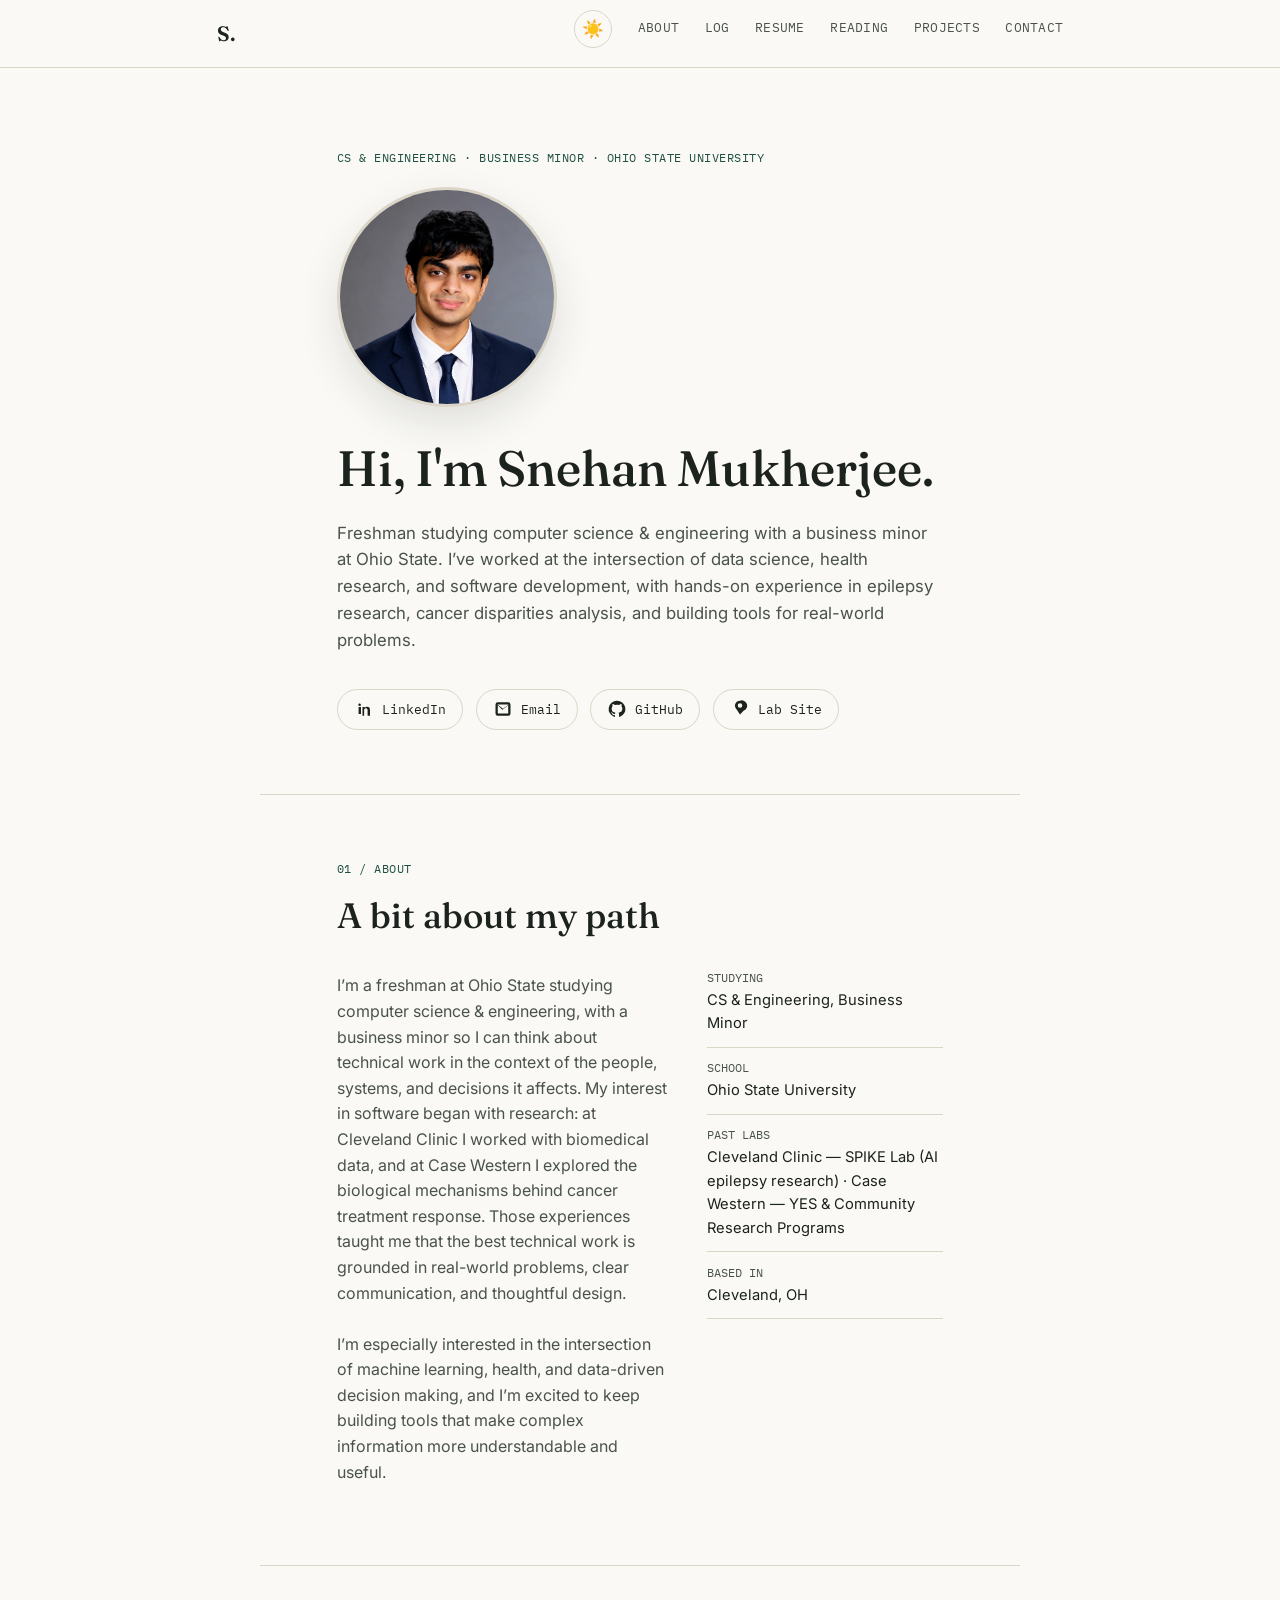
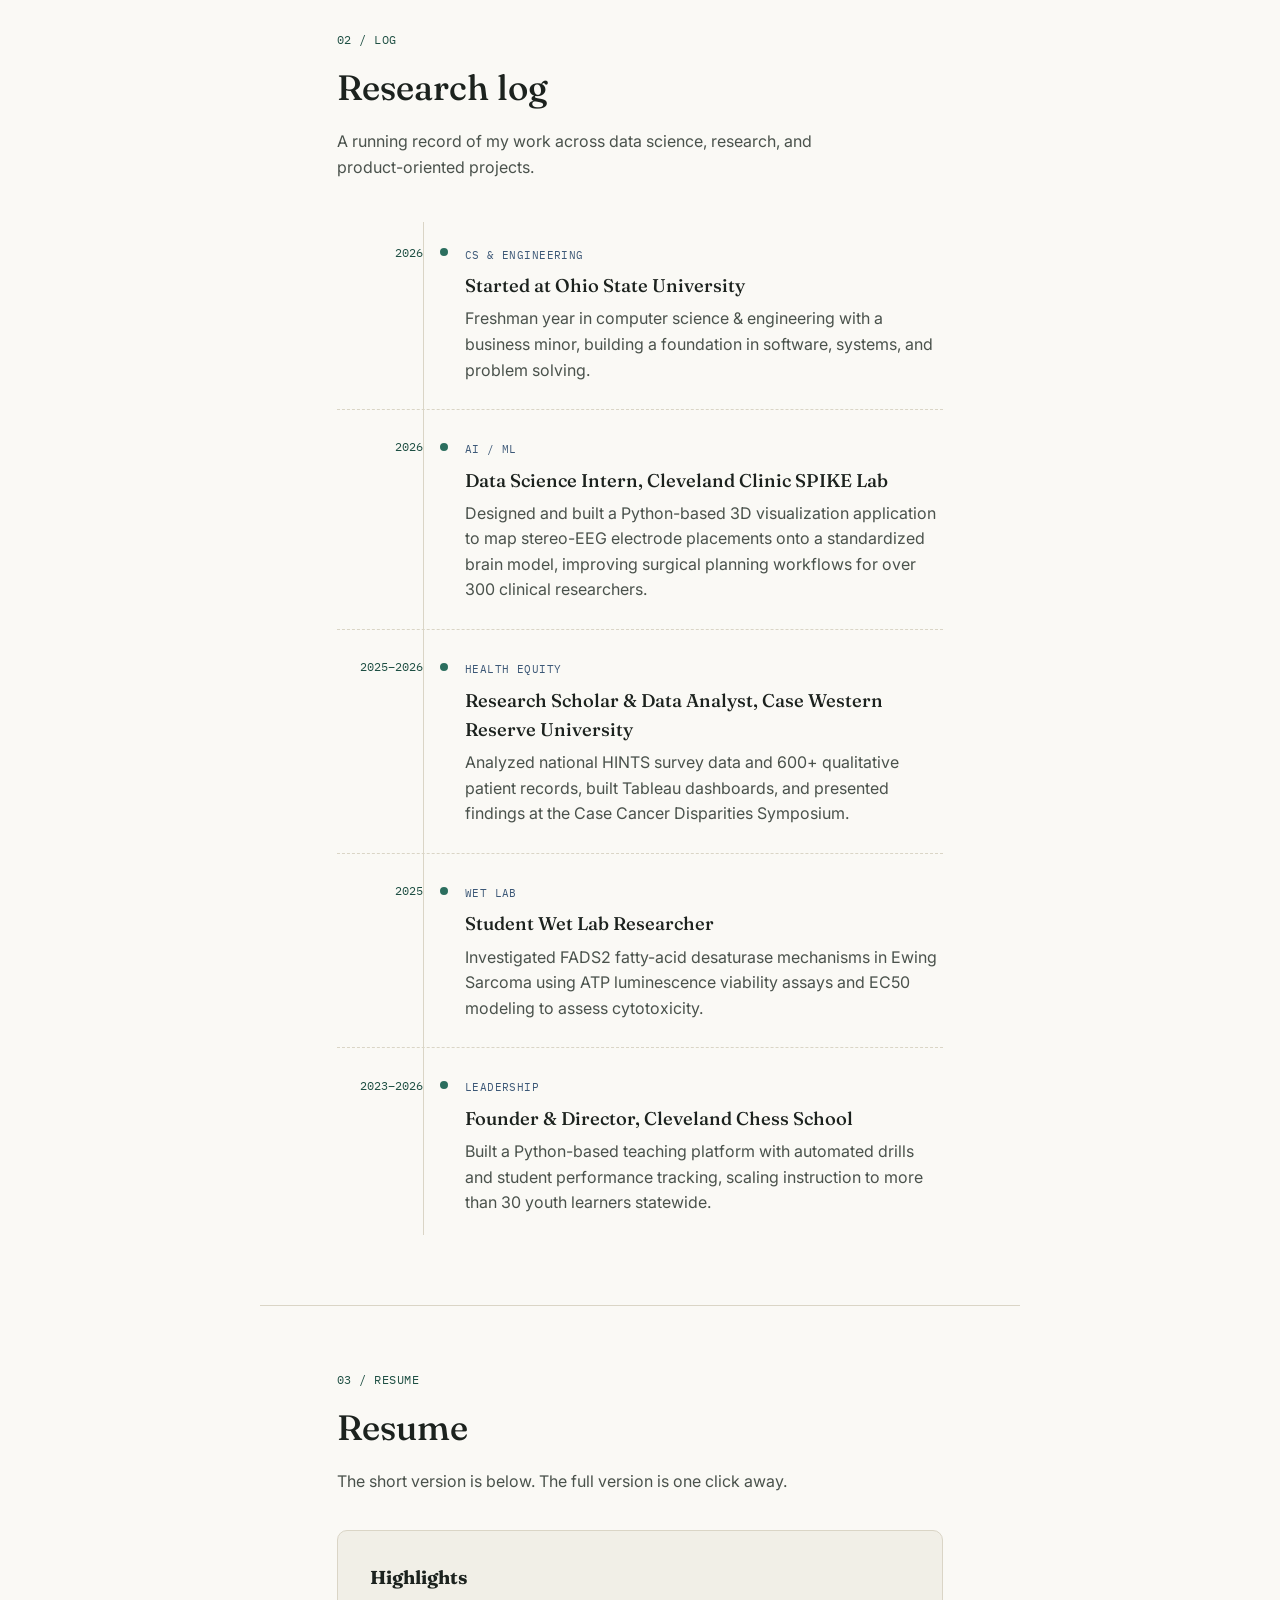
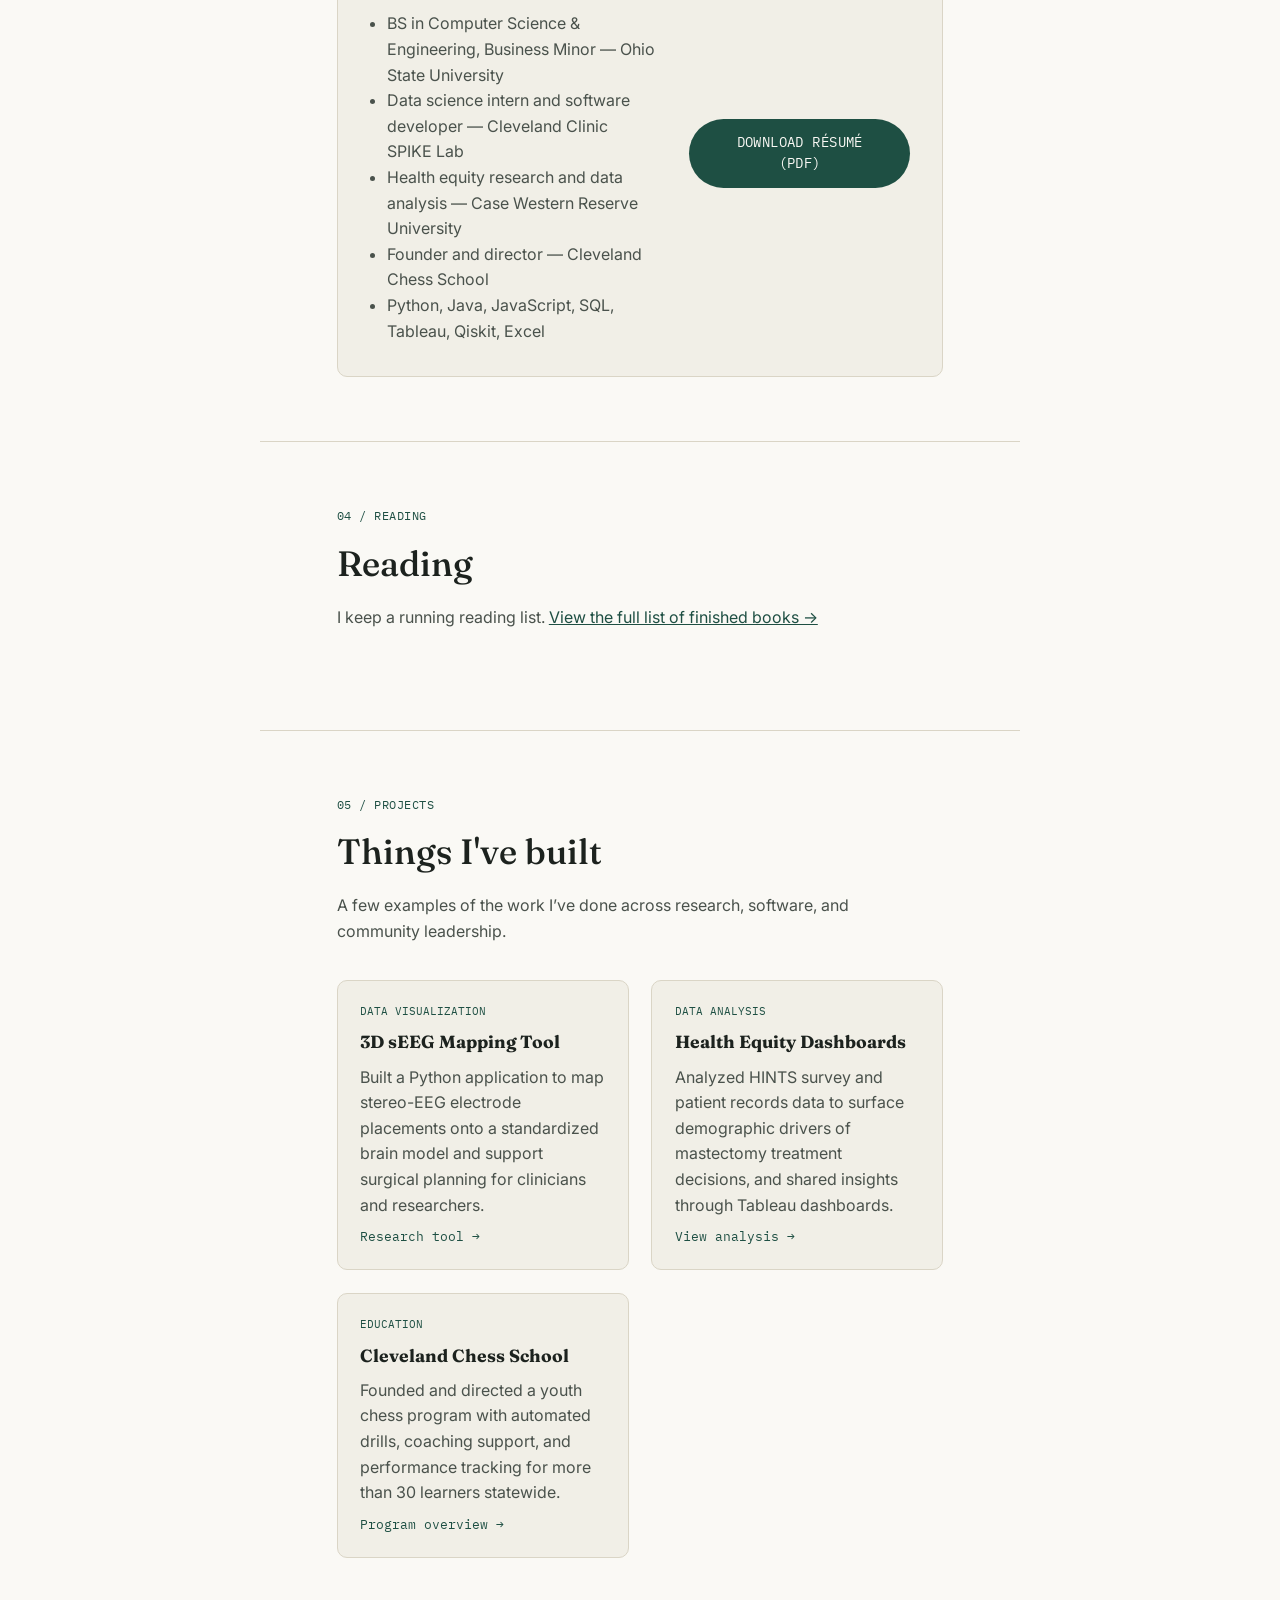
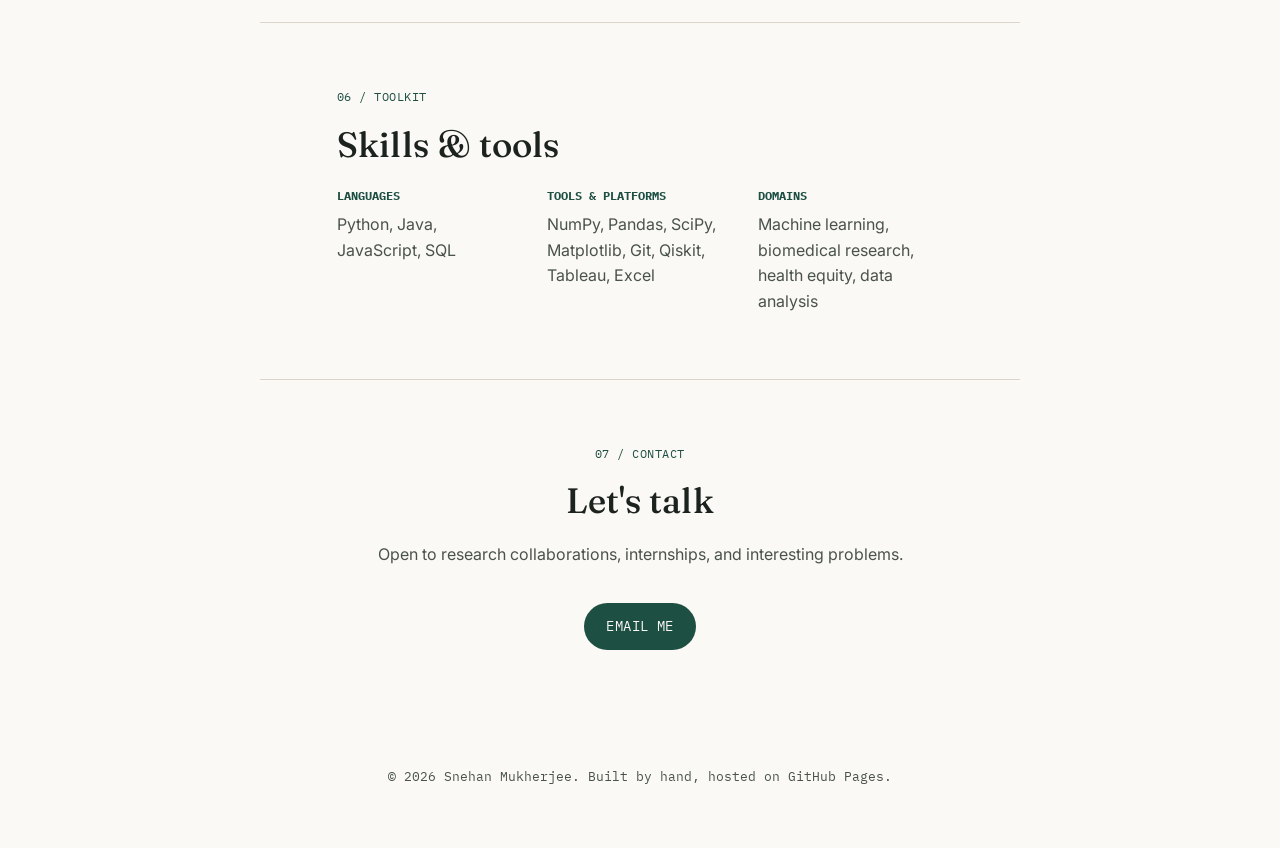
<file: index.html>
<!DOCTYPE html>
<html lang="en">
<head>
<meta charset="UTF-8">
<meta name="viewport" content="width=device-width, initial-scale=1.0">
<title>Snehan Mukherjee — CS &amp; Engineering</title>
<meta name="description" content="Personal site of Snehan Mukherjee — computer science &amp; engineering, business minor, Ohio State University.">
<link rel="preconnect" href="https://fonts.googleapis.com">
<link rel="preconnect" href="https://fonts.gstatic.com" crossorigin>
<link href="https://fonts.googleapis.com/css2?family=Fraunces:opsz,wght@9..144,400;9..144,500;9..144,600&family=Inter:wght@400;500;600&family=IBM+Plex+Mono:wght@400;500&display=swap" rel="stylesheet">
<link rel="stylesheet" href="style.css">
</head>
<body>

<a class="skip-link" href="#main">Skip to content</a>

<header class="site-header">
  <nav class="nav" aria-label="Primary">
    <a class="nav__mark" href="#top">S.</a>
    <button class="nav__toggle" id="navToggle" aria-expanded="false" aria-controls="navList">
      <span></span><span></span><span></span>
    </button>
    <ul class="nav__list" id="navList">
      <li class="nav__item nav__item--theme">
        <button class="theme-toggle" id="themeToggle" aria-label="Toggle dark mode" aria-pressed="false">
          <span class="icon icon--sun" aria-hidden="true">☀️</span>
          <span class="icon icon--moon" aria-hidden="true">🌙</span>
        </button>
      </li>
      <li><a href="#about">About</a></li>
      <li><a href="#log">Log</a></li>
      <li><a href="#resume">Resume</a></li>
      <li><a href="reading.html">Reading</a></li>
      <li><a href="#projects">Projects</a></li>
      <li><a href="#contact">Contact</a></li>
    </ul>
  </nav>
</header>

<main id="main">

  <!-- HERO -->
  <section class="hero" id="top">
    <p class="eyebrow">CS &amp; Engineering · Business Minor · Ohio State University</p>
    <div class="hero__media">
      <img class="hero__photo" src="profile.jpg" alt="Portrait of Snehan Mukherjee">
    </div>
    <h1 class="hero__title">Hi, I'm Snehan Mukherjee.</h1>
    <p class="hero__sub">
      Freshman studying computer science &amp; engineering with a business minor at Ohio State.
      I’ve worked at the intersection of data science, health research, and software development, with
      hands-on experience in epilepsy research, cancer disparities analysis, and building tools for real-world problems.
    </p>

    <ul class="social-row" aria-label="Social links">
      <li>
        <a href="https://www.linkedin.com/in/snehan-mukherjee-498542282" target="_blank" rel="noopener">
          <svg viewBox="0 0 24 24" width="20" height="20" aria-hidden="true"><path fill="currentColor" d="M6.94 8.5A1.56 1.56 0 1 1 6.94 5.4a1.56 1.56 0 0 1 0 3.1ZM5.5 9.7h2.88v8.3H5.5V9.7Zm4.7 0h2.76v1.13h.04c.38-.73 1.33-1.5 2.74-1.5 2.93 0 3.47 1.93 3.47 4.45v6.22h-2.88v-5.84c0-1.39-.03-3.18-1.94-3.18-1.94 0-2.24 1.51-2.24 3.07v5.95H10.2V9.7Z"/></svg>
          <span>LinkedIn</span>
        </a>
      </li>
      <li>
        <a href="mailto:mukherjee.268@osu.edu">
          <svg viewBox="0 0 24 24" width="20" height="20" aria-hidden="true"><path fill="currentColor" d="M3 6.75A2.75 2.75 0 0 1 5.75 4h12.5A2.75 2.75 0 0 1 21 6.75v10.5A2.75 2.75 0 0 1 18.25 20H5.75A2.75 2.75 0 0 1 3 17.25V6.75Zm2.2-.25 6.8 5.32 6.8-5.32H5.2Zm13.05 1.02-6.53 5.1a.75.75 0 0 1-.9 0L5.75 7.52v9.73h12.5V7.52Z"/></svg>
          <span>Email</span>
        </a>
      </li>
      <li>
        <a href="https://github.com/SnehanMukherjee" target="_blank" rel="noopener">
          <svg viewBox="0 0 24 24" width="20" height="20" aria-hidden="true"><path fill="currentColor" d="M12 2a10 10 0 0 0-3.16 19.5c.5.09.68-.22.68-.48v-1.7c-2.78.6-3.37-1.34-3.37-1.34-.46-1.15-1.11-1.46-1.11-1.46-.9-.62.07-.61.07-.61 1 .07 1.53 1.02 1.53 1.02.9 1.54 2.34 1.1 2.91.84.09-.66.35-1.1.63-1.35-2.22-.25-4.56-1.11-4.56-4.95 0-1.09.39-1.99 1.03-2.69-.1-.25-.45-1.28.1-2.66 0 0 .84-.27 2.75 1.02a9.39 9.39 0 0 1 5 0c1.91-1.29 2.75-1.02 2.75-1.02.55 1.38.2 2.41.1 2.66.64.7 1.03 1.6 1.03 2.69 0 3.85-2.35 4.69-4.58 4.94.36.31.68.92.68 1.86v2.76c0 .26.18.58.69.48A10 10 0 0 0 12 2Z"/></svg>
          <span>GitHub</span>
        </a>
      </li>
      <li>
        <a href="https://spikelab-ccf.github.io/" target="_blank" rel="noopener">
          <svg viewBox="0 0 24 24" width="20" height="20" aria-hidden="true"><path fill="currentColor" d="M12 2a6 6 0 0 0-4.24 10.24L12 18.48l4.24-4.24A6 6 0 1 0 12 2Zm0 8.5A2.5 2.5 0 1 1 12 5a2.5 2.5 0 0 1 0 5.5Z"/></svg>
          <span>Lab Site</span>
        </a>
      </li>
    </ul>
  </section>

  <!-- ABOUT -->
  <section class="section" id="about">
    <p class="section__tag">01 / About</p>
    <h2 class="section__title">A bit about my path</h2>
    <div class="about__grid">
      <p class="about__text">
        I’m a freshman at Ohio State studying computer science &amp; engineering, with a business minor so I can
        think about technical work in the context of the people, systems, and decisions it affects. My interest in
        software began with research: at Cleveland Clinic I worked with biomedical data, and at Case Western I
        explored the biological mechanisms behind cancer treatment response. Those experiences taught me that the
        best technical work is grounded in real-world problems, clear communication, and thoughtful design.
        <br><br>
        I’m especially interested in the intersection of machine learning, health, and data-driven decision making,
        and I’m excited to keep building tools that make complex information more understandable and useful.
      </p>
      <ul class="about__facts">
        <li><span class="k">Studying</span><span class="v">CS &amp; Engineering, Business Minor</span></li>
        <li><span class="k">School</span><span class="v">Ohio State University</span></li>
        <li><span class="k">Past labs</span><span class="v">Cleveland Clinic — SPIKE Lab (AI epilepsy research) · Case Western — YES &amp; Community Research Programs</span></li>
        <li><span class="k">Based in</span><span class="v">Cleveland, OH</span></li>
      </ul>
    </div>
  </section>

  <!-- TIMELINE / LOG -->
  <section class="section section--log" id="log">
    <p class="section__tag">02 / Log</p>
    <h2 class="section__title">Research log</h2>
    <p class="section__lede">A running record of my work across data science, research, and product-oriented projects.</p>

    <ol class="log">
      <li class="log__entry">
        <span class="log__date">2026</span>
        <div class="log__body">
          <span class="log__tag">CS &amp; ENGINEERING</span>
          <h3>Started at Ohio State University</h3>
          <p>Freshman year in computer science &amp; engineering with a business minor, building a foundation in software, systems, and problem solving.</p>
        </div>
      </li>
      <li class="log__entry">
        <span class="log__date">2026</span>
        <div class="log__body">
          <span class="log__tag">AI / ML</span>
          <h3>Data Science Intern, Cleveland Clinic SPIKE Lab</h3>
          <p>Designed and built a Python-based 3D visualization application to map stereo-EEG electrode placements onto a standardized brain model, improving surgical planning workflows for over 300 clinical researchers.</p>
        </div>
      </li>
      <li class="log__entry">
        <span class="log__date">2025–2026</span>
        <div class="log__body">
          <span class="log__tag">HEALTH EQUITY</span>
          <h3>Research Scholar &amp; Data Analyst, Case Western Reserve University</h3>
          <p>Analyzed national HINTS survey data and 600+ qualitative patient records, built Tableau dashboards, and presented findings at the Case Cancer Disparities Symposium.</p>
        </div>
      </li>
      <li class="log__entry">
        <span class="log__date">2025</span>
        <div class="log__body">
          <span class="log__tag">WET LAB</span>
          <h3>Student Wet Lab Researcher</h3>
          <p>Investigated FADS2 fatty-acid desaturase mechanisms in Ewing Sarcoma using ATP luminescence viability assays and EC50 modeling to assess cytotoxicity.</p>
        </div>
      </li>
      <li class="log__entry">
        <span class="log__date">2023–2026</span>
        <div class="log__body">
          <span class="log__tag">LEADERSHIP</span>
          <h3>Founder &amp; Director, Cleveland Chess School</h3>
          <p>Built a Python-based teaching platform with automated drills and student performance tracking, scaling instruction to more than 30 youth learners statewide.</p>
        </div>
      </li>
    </ol>
  </section>

  <!-- RESUME -->
  <section class="section" id="resume">
    <p class="section__tag">03 / Resume</p>
    <h2 class="section__title">Resume</h2>
    <p class="section__lede">The short version is below. The full version is one click away.</p>

    <div class="resume__card">
      <div class="resume__col">
        <h3>Highlights</h3>
        <ul>
          <li>BS in Computer Science &amp; Engineering, Business Minor — Ohio State University</li>
          <li>Data science intern and software developer — Cleveland Clinic SPIKE Lab</li>
          <li>Health equity research and data analysis — Case Western Reserve University</li>
          <li>Founder and director — Cleveland Chess School</li>
          <li>Python, Java, JavaScript, SQL, Tableau, Qiskit, Excel</li>
        </ul>
      </div>
      <div class="resume__col resume__col--action">
        <a class="btn btn--primary" href="resume.pdf" download>Download résumé (PDF)</a>
      </div>
    </div>
  </section>

  <section class="section" id="reading-summary">
    <p class="section__tag">04 / Reading</p>
    <h2 class="section__title">Reading</h2>
    <p class="section__lede">I keep a running reading list. <a href="reading.html">View the full list of finished books →</a></p>
  </section>

  <!-- PROJECTS -->
  <section class="section" id="projects">
    <p class="section__tag">05 / Projects</p>
    <h2 class="section__title">Things I've built</h2>
    <p class="section__lede">A few examples of the work I’ve done across research, software, and community leadership.</p>

    <div class="projects__grid">
      <article class="project-card">
        <span class="project-card__tag">Data Visualization</span>
        <h3>3D sEEG Mapping Tool</h3>
        <p>Built a Python application to map stereo-EEG electrode placements onto a standardized brain model and support surgical planning for clinicians and researchers.</p>
        <a href="#" target="_blank" rel="noopener">Research tool →</a>
      </article>
      <article class="project-card">
        <span class="project-card__tag">Data Analysis</span>
        <h3>Health Equity Dashboards</h3>
        <p>Analyzed HINTS survey and patient records data to surface demographic drivers of mastectomy treatment decisions, and shared insights through Tableau dashboards.</p>
        <a href="#" target="_blank" rel="noopener">View analysis →</a>
      </article>
      <article class="project-card">
        <span class="project-card__tag">Education</span>
        <h3>Cleveland Chess School</h3>
        <p>Founded and directed a youth chess program with automated drills, coaching support, and performance tracking for more than 30 learners statewide.</p>
        <a href="#" target="_blank" rel="noopener">Program overview →</a>
      </article>
    </div>
  </section>

  <!-- SKILLS -->
  <section class="section" id="skills">
    <p class="section__tag">06 / Toolkit</p>
    <h2 class="section__title">Skills &amp; tools</h2>
    <div class="skills__grid">
      <div class="skills__group">
        <h3>Languages</h3>
        <p>Python, Java, JavaScript, SQL</p>
      </div>
      <div class="skills__group">
        <h3>Tools &amp; platforms</h3>
        <p>NumPy, Pandas, SciPy, Matplotlib, Git, Qiskit, Tableau, Excel</p>
      </div>
      <div class="skills__group">
        <h3>Domains</h3>
        <p>Machine learning, biomedical research, health equity, data analysis</p>
      </div>
    </div>
  </section>

  <!-- CONTACT -->
  <section class="section section--contact" id="contact">
    <p class="section__tag">07 / Contact</p>
    <h2 class="section__title">Let's talk</h2>
    <p class="section__lede">Open to research collaborations, internships, and interesting problems.</p>
    <a class="btn btn--primary" href="mailto:mukherjee.268@buckeyemail.osu.edu">Email me</a>
  </section>

</main>

<footer class="site-footer">
  <p>© <span id="year"></span> Snehan Mukherjee. Built by hand, hosted on GitHub Pages.</p>
</footer>

<script src="script.js"></script>
</body>
</html>
</file>
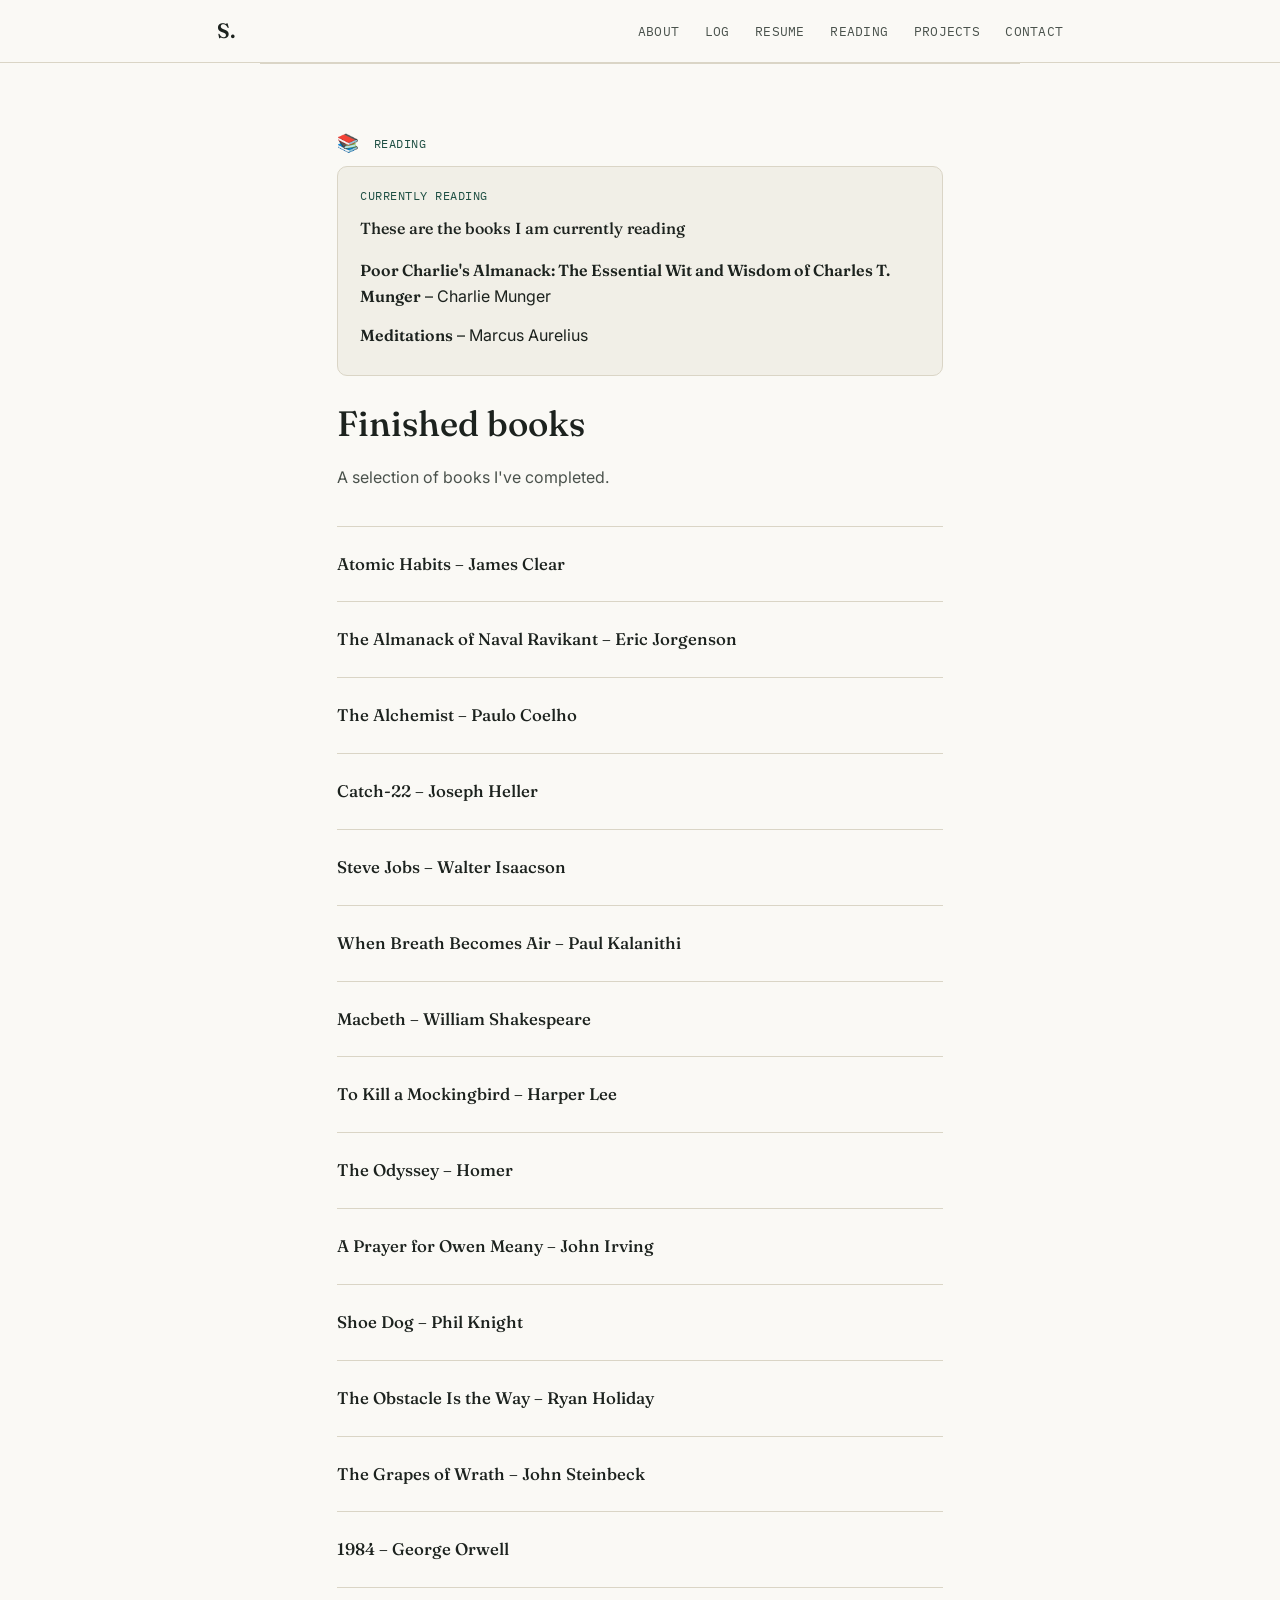
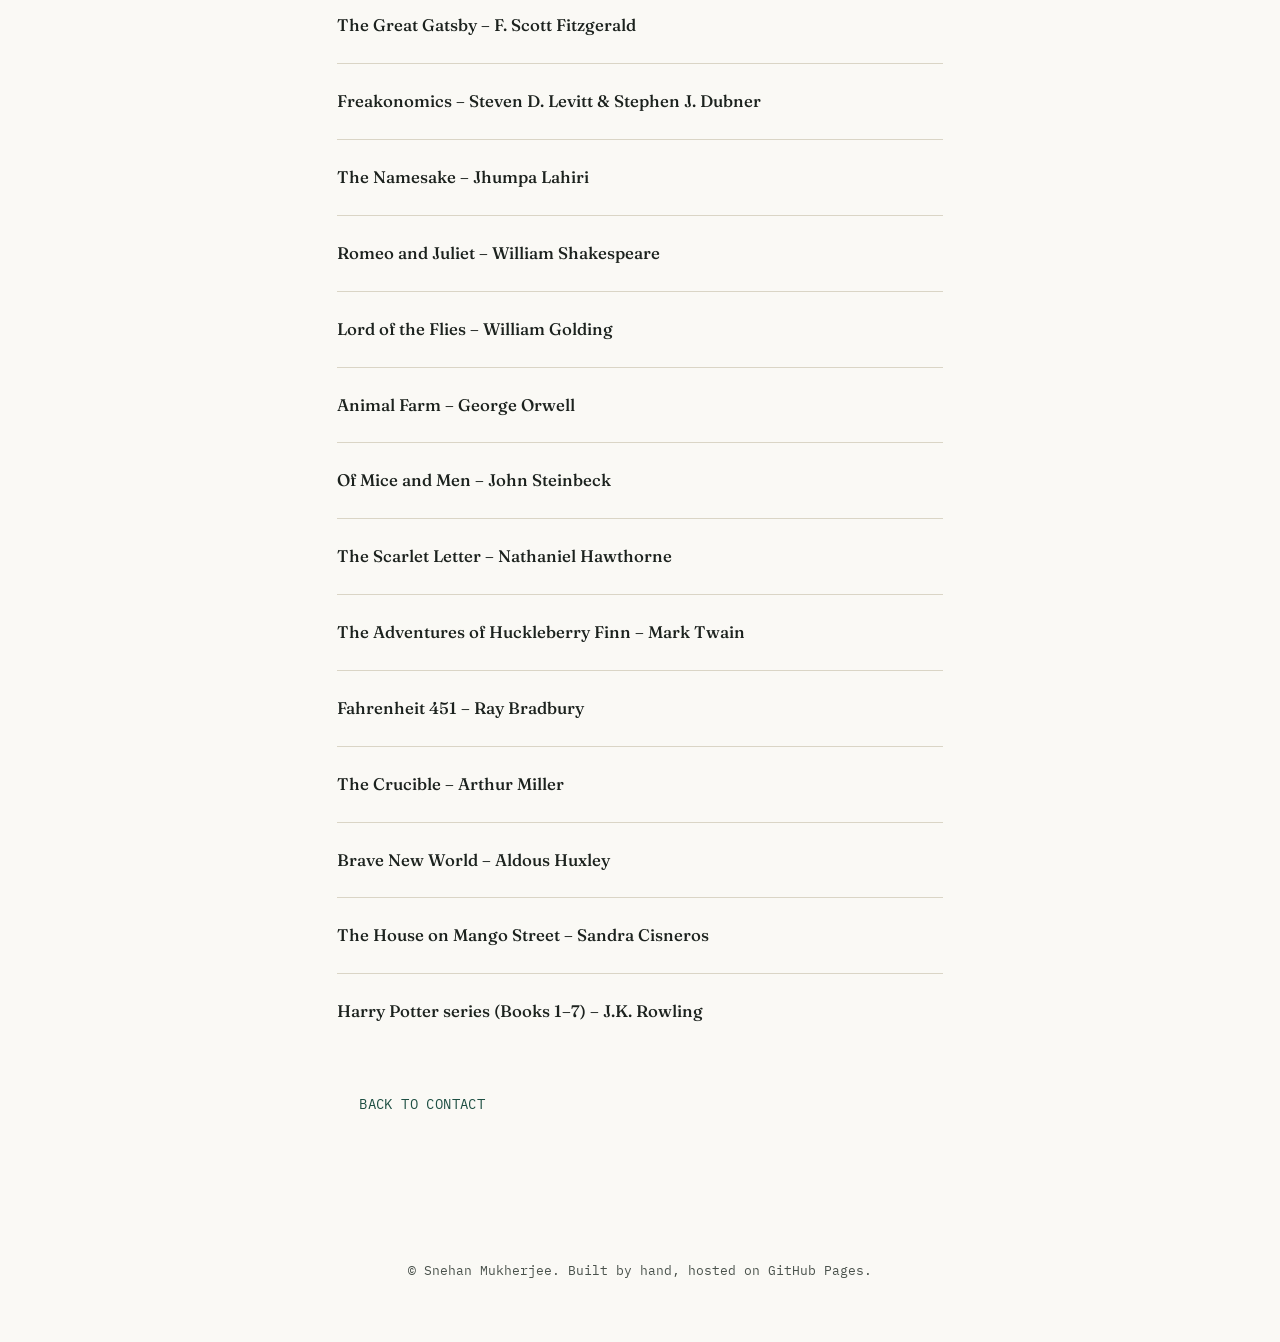
<file: reading.html>
<!DOCTYPE html>
<html lang="en">
<head>
<meta charset="UTF-8">
<meta name="viewport" content="width=device-width, initial-scale=1.0">
<title>Reading — Snehan Mukherjee</title>
<meta name="description" content="Finished books — Snehan Mukherjee">
<link rel="preconnect" href="https://fonts.googleapis.com">
<link rel="preconnect" href="https://fonts.gstatic.com" crossorigin>
<link href="https://fonts.googleapis.com/css2?family=Fraunces:opsz,wght@9..144,400;9..144,500;9..144,600&family=Inter:wght@400;500;600&family=IBM+Plex+Mono:wght@400;500&display=swap" rel="stylesheet">
<link rel="stylesheet" href="style.css">
</head>
<body>

<header class="site-header">
  <nav class="nav" aria-label="Primary">
    <a class="nav__mark" href="index.html#top">S.</a>
    <button class="nav__toggle" id="navToggle" aria-expanded="false" aria-controls="navList">
      <span></span><span></span><span></span>
    </button>
    <ul class="nav__list" id="navList">
      <li><a href="index.html#about">About</a></li>
      <li><a href="index.html#log">Log</a></li>
      <li><a href="index.html#resume">Resume</a></li>
      <li><a href="reading.html">Reading</a></li>
      <li><a href="index.html#projects">Projects</a></li>
      <li><a href="index.html#contact">Contact</a></li>
    </ul>
  </nav>
</header>

<main class="section" id="reading-page">
  <p class="section__tag"><span class="emoji" aria-hidden="true">📚</span> Reading</p>
  <section class="section--current" id="currently-reading">
    <div class="currently-card">
      <p class="section__tag">Currently reading</p>
      <h3 class="section__title">These are the books I am currently reading</h3>
      <ul class="current__list">
        <li class="reading__item"><strong>Poor Charlie's Almanack: The Essential Wit and Wisdom of Charles T. Munger</strong> – Charlie Munger</li>
        <li class="reading__item"><strong>Meditations</strong> – Marcus Aurelius</li>
      </ul>
    </div>
  </section>

  <h1 class="section__title">Finished books</h1>
  <p class="section__lede">A selection of books I've completed.</p>

  <ul class="reading__list">
    <li class="reading__item"><h3>Atomic Habits – James Clear</h3></li>
    <li class="reading__item"><h3>The Almanack of Naval Ravikant – Eric Jorgenson</h3></li>
    <li class="reading__item"><h3>The Alchemist – Paulo Coelho</h3></li>
    <li class="reading__item"><h3>Catch-22 – Joseph Heller</h3></li>
    <li class="reading__item"><h3>Steve Jobs – Walter Isaacson</h3></li>
    <li class="reading__item"><h3>When Breath Becomes Air – Paul Kalanithi</h3></li>
    <li class="reading__item"><h3>Macbeth – William Shakespeare</h3></li>
    <li class="reading__item"><h3>To Kill a Mockingbird – Harper Lee</h3></li>
    <li class="reading__item"><h3>The Odyssey – Homer</h3></li>
    <li class="reading__item"><h3>A Prayer for Owen Meany – John Irving</h3></li>
    <li class="reading__item"><h3>Shoe Dog – Phil Knight</h3></li>
    <li class="reading__item"><h3>The Obstacle Is the Way – Ryan Holiday</h3></li>
    <li class="reading__item"><h3>The Grapes of Wrath – John Steinbeck</h3></li>
    <li class="reading__item"><h3>1984 – George Orwell</h3></li>
    <li class="reading__item"><h3>The Great Gatsby – F. Scott Fitzgerald</h3></li>
    <li class="reading__item"><h3>Freakonomics – Steven D. Levitt &amp; Stephen J. Dubner</h3></li>
    <li class="reading__item"><h3>The Namesake – Jhumpa Lahiri</h3></li>
    <li class="reading__item"><h3>Romeo and Juliet – William Shakespeare</h3></li>
    <li class="reading__item"><h3>Lord of the Flies – William Golding</h3></li>
    <li class="reading__item"><h3>Animal Farm – George Orwell</h3></li>
    <li class="reading__item"><h3>Of Mice and Men – John Steinbeck</h3></li>
    <li class="reading__item"><h3>The Scarlet Letter – Nathaniel Hawthorne</h3></li>
    <li class="reading__item"><h3>The Adventures of Huckleberry Finn – Mark Twain</h3></li>
    <li class="reading__item"><h3>Fahrenheit 451 – Ray Bradbury</h3></li>
    <li class="reading__item"><h3>The Crucible – Arthur Miller</h3></li>
    <li class="reading__item"><h3>Brave New World – Aldous Huxley</h3></li>
    <li class="reading__item"><h3>The House on Mango Street – Sandra Cisneros</h3></li>
    <li class="reading__item"><h3>Harry Potter series (Books 1–7) – J.K. Rowling</h3></li>
  </ul>

  <p style="margin-top:2rem;"><a href="index.html#contact" class="btn">Back to contact</a></p>
</main>

<footer class="site-footer">
  <p>© <span id="year"></span> Snehan Mukherjee. Built by hand, hosted on GitHub Pages.</p>
</footer>

<script src="script.js"></script>
</body>
</html>
</file>
<file: style.css>
/* ===========================================================
   TOKENS
=========================================================== */
:root{
  --paper: #FAF9F5;
  --paper-dim: #F1EFE7;
  --ink: #1C221E;
  --ink-soft: #4A524C;
  --teal: #2B6E5E;
  --teal-deep: #1E4F43;
  --slate: #3C5877;
  --line: #DAD5C6;

  --display: "Fraunces", Georgia, serif;
  --body: "Inter", -apple-system, sans-serif;
  --mono: "IBM Plex Mono", ui-monospace, monospace;

  --max: 760px;
  --gutter: 6vw;
}

*{ box-sizing: border-box; }
html{ scroll-behavior: smooth; }

@media (prefers-reduced-motion: reduce){
  html{ scroll-behavior: auto; }
  *{ animation: none !important; transition: none !important; }
}

body{
  margin:0;
  background: var(--paper);
  color: var(--ink);
  font-family: var(--body);
  font-size: 16px;
  line-height: 1.6;
  -webkit-font-smoothing: antialiased;
}

.skip-link{
  position:absolute; left:-999px; top:0;
  background: var(--ink); color: var(--paper);
  padding: .6em 1em; z-index: 100;
}
.skip-link:focus{ left: 1em; top: 1em; }

a{ color: var(--teal-deep); }
:focus-visible{ outline: 2px solid var(--teal); outline-offset: 3px; }

em{ font-style: italic; color: var(--ink-soft); }

/* ===========================================================
   HEADER / NAV
=========================================================== */
.site-header{
  position: sticky; top:0; z-index: 50;
  background: rgba(250,249,245,.9);
  backdrop-filter: blur(6px);
  border-bottom: 1px solid var(--line);
}
.nav{
  max-width: 1000px; margin: 0 auto;
  display:flex; align-items:center; justify-content: space-between;
  padding: .9rem var(--gutter);
}
.nav__mark{
  font-family: var(--display); font-weight: 600; font-size: 1.3rem;
  color: var(--ink); text-decoration: none;
}
.nav__list{
  list-style: none; display:flex; gap: 1.6rem;
  margin:0; padding:0;
}
.nav__list a{
  font-family: var(--mono); font-size: .8rem; letter-spacing: .02em;
  text-decoration: none; color: var(--ink-soft);
  text-transform: uppercase;
}
.nav__list a:hover{ color: var(--teal-deep); }
.nav__toggle{
  display:none; flex-direction: column; gap: 4px;
  background:none; border:none; cursor:pointer; padding: 6px;
}
.nav__toggle span{ width: 22px; height: 2px; background: var(--ink); }

@media (max-width: 700px){
  .nav__toggle{ display:flex; }
  .nav__list{
    position: absolute; top: 100%; left:0; right:0;
    flex-direction: column; gap: 0;
    background: var(--paper);
    border-bottom: 1px solid var(--line);
    max-height: 0; overflow: hidden;
  }
  .nav__list.open{ max-height: 400px; }
  .nav__list li{ border-top: 1px solid var(--line); }
  .nav__list a{ display:block; padding: .9rem var(--gutter); }
}

/* ===========================================================
   HERO
=========================================================== */
.hero{
  max-width: var(--max); margin: 0 auto;
  padding: 5rem var(--gutter) 4rem;
}
.eyebrow{
  font-family: var(--mono); font-size: .78rem;
  color: var(--teal-deep); letter-spacing: .04em;
  text-transform: uppercase; margin: 0 0 1.2rem;
}
.hero__media{ margin: 0 0 1.6rem; }
.hero__photo{
  width: min(220px, 46vw);
  aspect-ratio: 1 / 1;
  object-fit: cover;
  border-radius: 50%;
  border: 3px solid var(--line);
  box-shadow: 0 16px 40px rgba(28,34,30,.12);
  background: var(--paper-dim);
}
.hero__title{
  font-family: var(--display); font-weight: 500;
  font-size: clamp(2rem, 5vw, 3.1rem);
  line-height: 1.15; margin: 0 0 1.4rem;
}
.hl{ color: var(--teal-deep); font-style: italic; }
.hero__sub{
  max-width: 56ch; color: var(--ink-soft);
  font-size: 1.05rem; margin: 0 0 2.2rem;
}

.social-row{
  display:flex; flex-wrap: wrap; gap: .8rem;
  list-style:none; margin:0; padding:0;
}
.social-row a{
  display:flex; align-items:center; gap: .5rem;
  padding: .55rem 1rem;
  border: 1px solid var(--line); border-radius: 999px;
  text-decoration:none; color: var(--ink);
  font-family: var(--mono); font-size: .82rem;
  transition: border-color .15s, background .15s;
}
.social-row a:hover{ border-color: var(--teal); background: var(--paper-dim); }

/* ===========================================================
   SECTIONS (shared)
=========================================================== */
.section{
  max-width: var(--max); margin: 0 auto;
  padding: 4rem var(--gutter);
  border-top: 1px solid var(--line);
}
.section__tag{
  font-family: var(--mono); font-size: .78rem;
  color: var(--teal-deep); text-transform: uppercase; letter-spacing: .04em;
  margin: 0 0 .6rem;
}
.section__title{
  font-family: var(--display); font-weight: 500;
  font-size: clamp(1.6rem, 3.4vw, 2.2rem);
  margin: 0 0 .8rem;
}
.section__lede{ color: var(--ink-soft); margin: 0 0 2.2rem; max-width: 54ch; }

/* ABOUT */
.about__grid{
  display:grid; grid-template-columns: 1.4fr 1fr; gap: 2.5rem;
}
.about__text{ color: var(--ink-soft); }
.about__facts{ list-style:none; margin:0; padding:0; }
.about__facts li{
  display:flex; flex-direction: column; gap: .1rem;
  padding: .7rem 0; border-bottom: 1px solid var(--line);
  font-size: .92rem;
}
.about__facts .k{ font-family: var(--mono); font-size: .72rem; color: var(--ink-soft); text-transform: uppercase; }
.about__facts .v{ color: var(--ink); }
@media (max-width: 640px){ .about__grid{ grid-template-columns: 1fr; } }

/* ===========================================================
   LOG / TIMELINE  (signature element)
=========================================================== */
.log{
  list-style: none; margin: 0; padding: 0;
  position: relative;
}
.log::before{
  content:""; position:absolute; top: .4rem; bottom: .4rem; left: 5.4rem;
  width: 1px; background: var(--line);
}
.log__entry{
  display:grid; grid-template-columns: 5.4rem 1fr;
  gap: 1.4rem; padding: 1.6rem 0; position: relative;
}
.log__entry + .log__entry{ border-top: 1px dashed var(--line); }
.log__date{
  font-family: var(--mono); font-size: .74rem; color: var(--teal-deep);
  padding-top: .2rem; text-align: right;
}
.log__body{ position: relative; padding-left: 1.2rem; }
.log__body::before{
  content:""; position:absolute; left: -.5rem; top: .35rem;
  width: 8px; height: 8px; border-radius: 50%;
  background: var(--teal); border: 2px solid var(--paper);
}
.log__tag{
  font-family: var(--mono); font-size: .68rem; letter-spacing: .04em;
  color: var(--slate); text-transform: uppercase;
}
.log__body h3{ font-family: var(--display); font-weight: 500; margin: .3rem 0 .35rem; font-size: 1.15rem; }
.log__body p{ margin:0; color: var(--ink-soft); }

@media (max-width: 560px){
  .log::before{ left: 2.6rem; }
  .log__entry{ grid-template-columns: 2.6rem 1fr; gap: .8rem; }
  .log__date{ writing-mode: vertical-rl; text-align: left; }
}

/* RESUME */
.resume__card{
  display:grid; grid-template-columns: 1.3fr 1fr; gap: 2rem;
  background: var(--paper-dim); border: 1px solid var(--line);
  border-radius: 10px; padding: 2rem;
}
.resume__col h3{ font-family: var(--display); margin-top:0; }
.resume__col ul{ margin:0; padding-left: 1.1rem; color: var(--ink-soft); }
.resume__col--action{ display:flex; flex-direction: column; justify-content: center; gap: .8rem; }
.resume__note{ font-size: .82rem; color: var(--ink-soft); margin:0; }
.resume__note code{ background: var(--paper); padding: .1rem .3rem; border-radius: 4px; }
@media (max-width: 640px){ .resume__card{ grid-template-columns: 1fr; } }

.btn{
  display:inline-block; text-decoration:none; text-align:center;
  font-family: var(--mono); font-size: .85rem; text-transform: uppercase; letter-spacing: .03em;
  padding: .8rem 1.4rem; border-radius: 999px; width: fit-content;
  transition: transform .12s, background .15s;
}
.btn--primary{ background: var(--teal-deep); color: var(--paper); }
.btn--primary:hover{ background: var(--teal); transform: translateY(-1px); }

/* READING LIST */
.reading__list{ list-style: none; margin:0; padding:0; }
.reading__item{ padding: 1.2rem 0; border-top: 1px solid var(--line); }
.reading__item h3{ font-family: var(--display); font-weight: 500; margin: .3rem 0; font-size: 1.05rem; }
.reading__item p{ margin:0; color: var(--ink-soft); }
.reading__status{
  font-family: var(--mono); font-size: .68rem; text-transform: uppercase;
  color: var(--slate); letter-spacing: .03em;
}

/* Currently reading card */
.currently-card{
  background: var(--paper-dim);
  border: 1px solid var(--line);
  border-radius: 10px;
  padding: 1.2rem 1.4rem;
  margin-bottom: 1.2rem;
}
.currently-card .section__title{ font-size: 1rem; margin: 0 0 .6rem; }
.current__list{ list-style: none; margin: 0; padding: 0; }
.current__list .reading__item{ padding: .45rem 0; border-top: none; }
.current__list .reading__item strong{ font-family: var(--display); font-weight: 600; }

/* Decorative emoji for reading page */
.emoji{ font-size: 1.1rem; margin-right: .45rem; display: inline-block; transform: translateY(1px); transition: transform .18s ease; }
@media (prefers-reduced-motion: reduce){ .emoji{ transition: none; } }
.emoji:hover{ transform: translateY(-3px) rotate(-8deg); }

/* PROJECTS */
.projects__grid{ display:grid; grid-template-columns: repeat(auto-fit, minmax(200px,1fr)); gap: 1.4rem; }
.project-card{
  border: 1px solid var(--line); border-radius: 10px; padding: 1.4rem;
  display:flex; flex-direction: column; gap: .5rem;
  background: var(--paper-dim);
}
.project-card__tag{ font-family: var(--mono); font-size: .68rem; color: var(--teal-deep); text-transform: uppercase; }
.project-card h3{ font-family: var(--display); margin:0; font-size: 1.1rem; }
.project-card p{ color: var(--ink-soft); margin:0; flex:1; }
.project-card a{ font-family: var(--mono); font-size: .82rem; text-decoration:none; }

/* SKILLS */
.skills__grid{ display:grid; grid-template-columns: repeat(auto-fit, minmax(180px,1fr)); gap: 1.6rem; }
.skills__group h3{ font-family: var(--mono); font-size: .78rem; text-transform: uppercase; color: var(--teal-deep); margin: 0 0 .4rem; }
.skills__group p{ margin:0; color: var(--ink-soft); }

/* CONTACT */
.section--contact{ text-align: center; }
.section--contact .section__lede{ margin-left:auto; margin-right:auto; }

/* FOOTER */
.site-footer{
  text-align:center; padding: 2.4rem var(--gutter) 3rem;
  color: var(--ink-soft); font-size: .82rem;
  font-family: var(--mono);
}

/* Dark theme overrides when [data-theme="dark"] is present on <html> */
[data-theme="dark"]{
  --paper: #07111c;
  --paper-dim: #0d1724;
  --ink: #f3efe8;
  --ink-soft: #92a0b5;
  --teal: #7dd3fc;
  --teal-deep: #7dd3fc;
  --slate: #7bb0c9;
  --line: rgba(255,255,255,0.06);
}

/* Theme toggle button */
.theme-toggle{
  display:inline-flex; align-items:center; justify-content:center;
  width:38px; height:38px; border-radius:50%; border:1px solid var(--line);
  background: var(--paper); color:var(--ink);
  cursor:pointer; padding:0; margin-left: 0;
}
.nav__item--theme{ display:flex; align-items:center; }
.theme-toggle .icon{ font-size: 1.1rem; line-height:1; }
.icon--moon{ display:none; }
[data-theme="dark"] .icon--moon{ display:inline-block; }
[data-theme="dark"] .icon--sun{ display:none; }
.theme-toggle:hover{ transform: translateY(-2px); }

/* Nudge theme button up slightly on larger screens to align with site mark */
@media (min-width: 700px) {
  .theme-toggle{ transform: translateY(-4px); }
}
</file>
